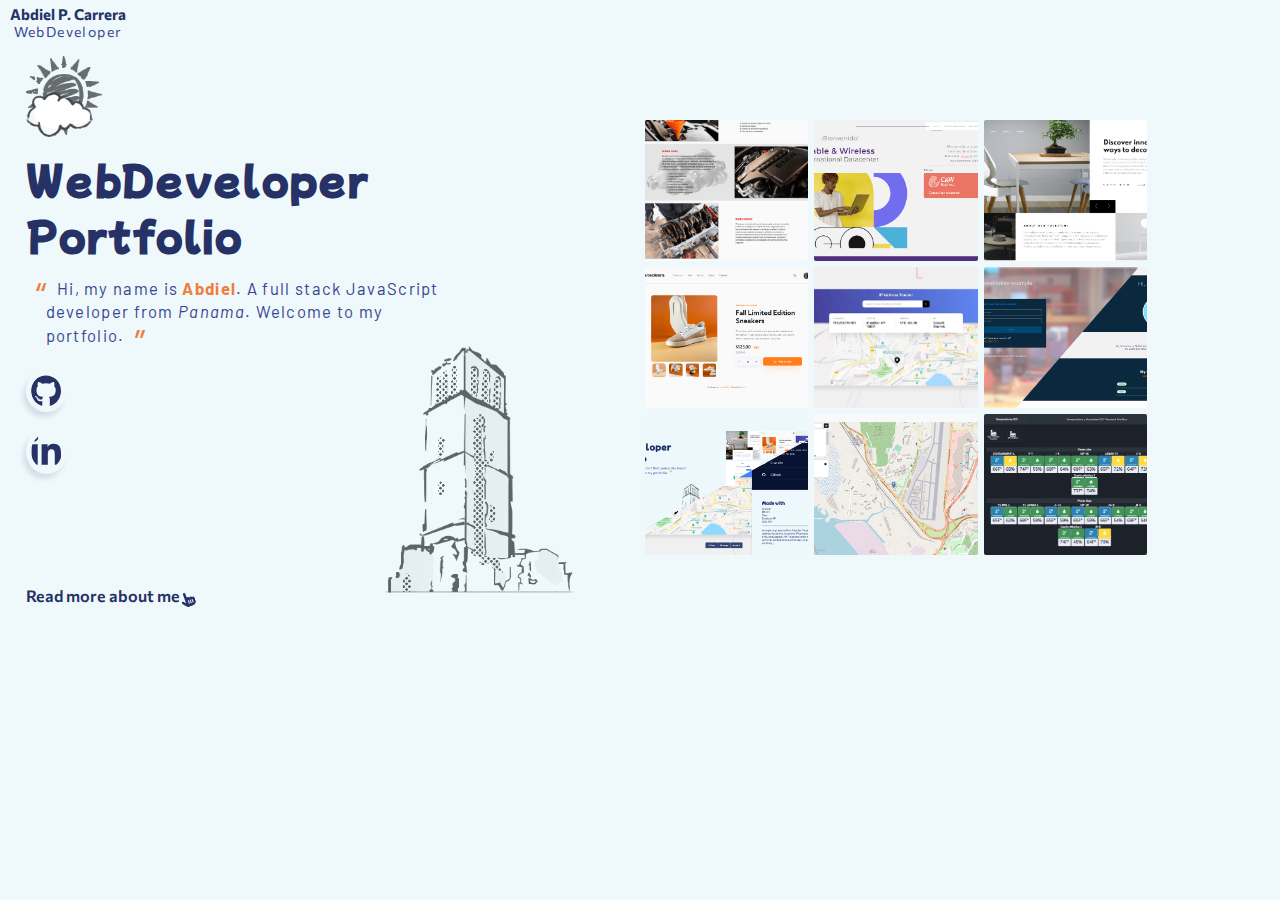
<file: index.html>
<!DOCTYPE html>
<html lang="en">

<head>
    <meta charset="UTF-8">
    <meta http-equiv="X-UA-Compatible" content="IE=edge">
    <meta name="viewport" content="width=device-width, initial-scale=1.0">
    <base href="index.html">
    <link rel="icon" type="image/x-icon" href="favicon.png">
    <link rel="stylesheet" href="https://cdnjs.cloudflare.com/ajax/libs/animate.css/4.1.1/animate.min.css" />
    <link rel="stylesheet" href="css/styles.css">
    <link rel="stylesheet" href="css/header.css">
    <link rel="stylesheet" href="css/main.css">
    <title>Abdiel P. Carrera - Portfolio</title>
</head>

<body>
    <header class="header animate__animated animate__fadeIn">
        <nav class="nav display-flex">
            <div class="div__title">
                <a class="title" href="/webdeveloper-portfolio/pages/aboutme.html">
                    Abdiel P. Carrera
                </a>
                <p class="subtitle">WebDeveloper</p>
            </div>
            <!-- <a class="a__aboutme" href="/portfolio/pages/aboutme.html">About me</a> -->
        </nav>
    </header>

    <!-- BELL TOWER IMG -->
    <img class="img__tower" src="assets/img/campanario.png" alt="Old Panama drawing">
    <!-- CLOUD IMG -->
    <img class="img__cloud" src="assets/img/Nube1.png" alt="Cloud drawing">
    
    <main class="main">
        <section class="presentation display-flex animate__animated animate__fadeIn">
            <!-- SUN IMG -->
            <img class="img__sun animate__animated animate__heartBeat animate__slower" src="assets/img/Sol.png" alt="Sun drawing">
            <h1 class="h1">WebDeveloper Portfolio</h1>
            <p class="paragraph__presentation quotation">Hi, my name is <strong class="color-secondary">Abdiel</strong>.
                A full stack JavaScript developer from <i>Panama</i>.
                Welcome to my portfolio.</p>
            <!-- <a href="https://twitter.com/Abdiel262" aria-labelledby="Twitter Abdiel262" target="_blank">
                <img class="link__img cursor-pointer shadows" src="assets/icons/twitter-brands.svg" alt="Twitter logo">
            </a> -->
            <a href="https://github.com/AbdielP" aria-labelled="Github AbdielP" target="_blank">
                <img class="link__img cursor-pointer shadows" src="assets/icons/github-brands.svg" alt="Github logo">
            </a>
            <a href="https://www.linkedin.com/in/abdielpinzoncarrera" aria-labelled="Linkedin Abdiel Pinzón Carrera" target="_blank">
                <img class="link__img cursor-pointer shadows" src="assets/icons/linkedin-in-brands.svg" alt="Linkedin logo">
            </a>
            <a class="link__aboutme" href="/webdeveloper-portfolio/pages/aboutme.html">Read more about me
                <img class="icon_mouse cursor-pointer" src="assets/icons/hand-pointer-solid.svg" alt="click">
            </a>
        </section>
        <section class="mywork display-flex animate__animated animate__bounceInDown">
            <div class="mywork__container" id="mywork_container">
                <!-- PROJECTS CARDS -->
            </div>
        </section>
    </main>
    <script src="javascript/services/services.js"></script>
    <script src="javascript/index.js"></script>
</body>

</html>
</file>
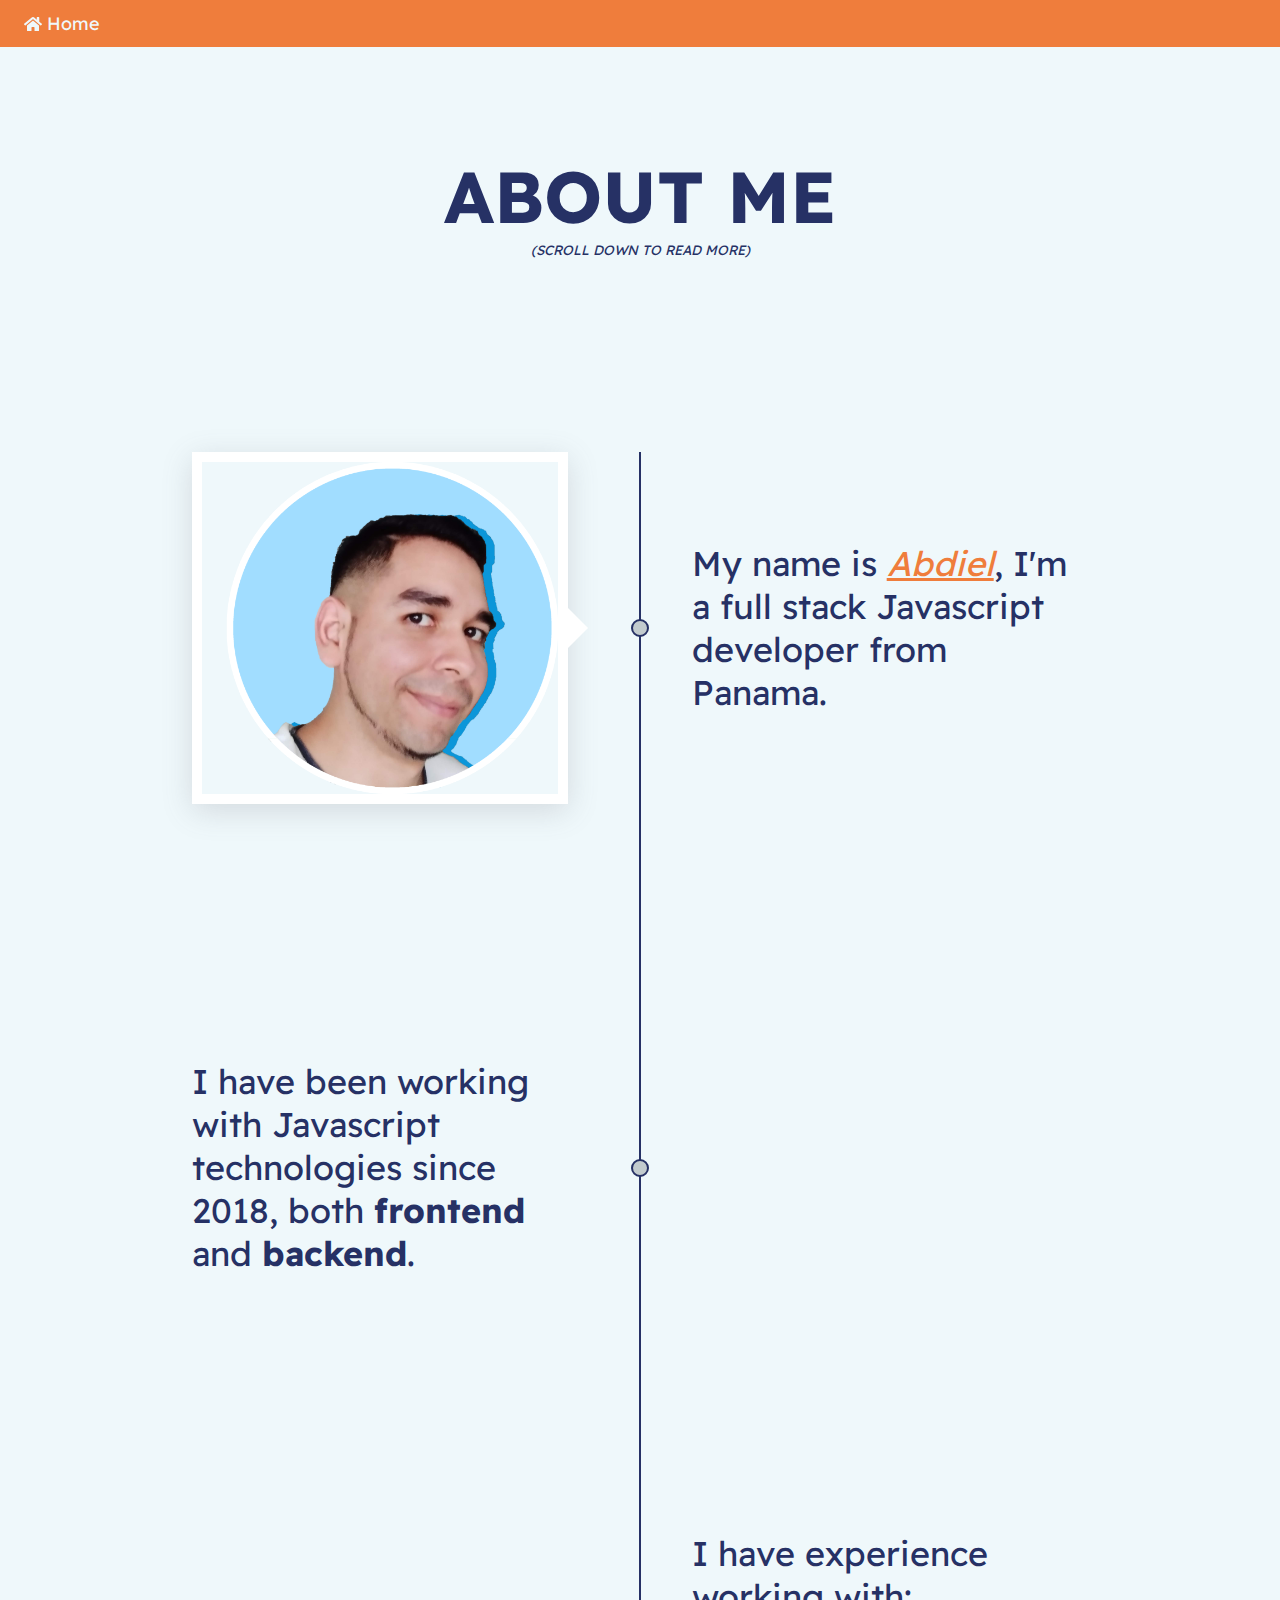
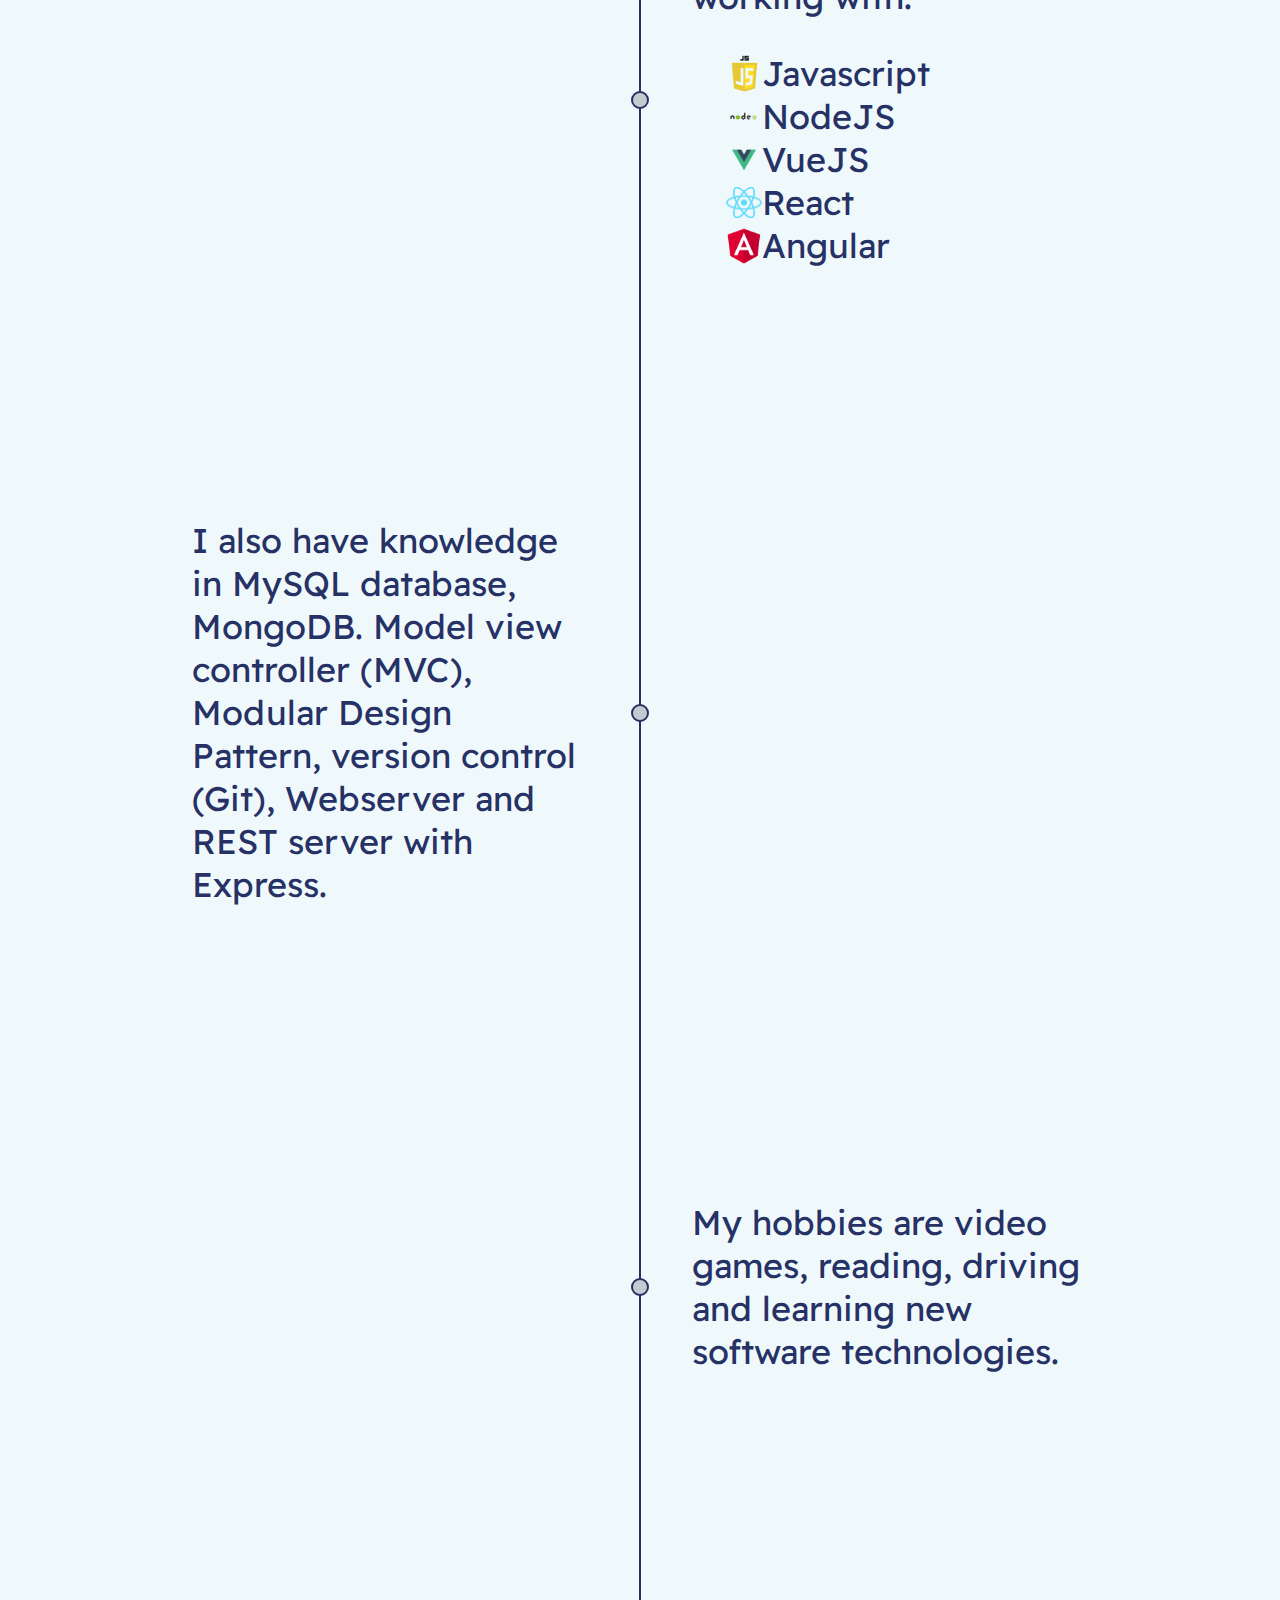
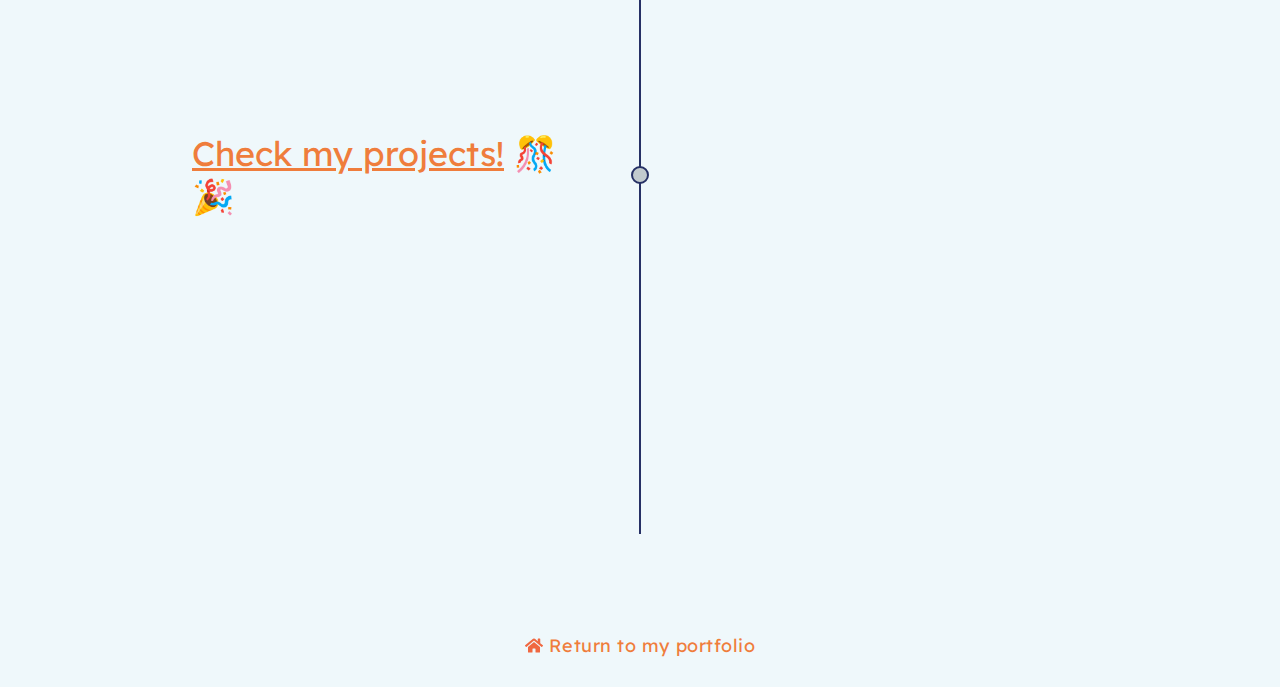
<file: pages/aboutme.html>
<!DOCTYPE html>
<html lang="en">
<head>
    <meta charset="UTF-8">
    <meta http-equiv="X-UA-Compatible" content="IE=edge">
    <meta name="viewport" content="width=device-width, initial-scale=1.0">
    <link rel="preconnect" href="https://fonts.googleapis.com">
	<link rel="preconnect" href="https://fonts.gstatic.com" crossorigin>
	<link href="https://fonts.googleapis.com/css2?family=Readex+Pro&display=swap" rel="stylesheet"> 

	<link href="https://unpkg.com/aos@2.3.1/dist/aos.css" rel="stylesheet">
    <link rel="icon" type="image/x-icon" href="../favicon.png">
    <link rel="stylesheet" href="../css/styles.css">
    <link rel="stylesheet" href="../css/pages/aboutme.css">
    <title>Abdiel P. Carrera - About me</title>
</head>
<body>
	<header class="header">
		<nav class="nav display-flex">
			<img class="nav__img" src="../assets/icons/home-solid.svg" alt="home icon">
			<a class="nav__a display-flex" href="/webdeveloper-portfolio">
				Home
			</a>
		</nav>
	</header>
    <div class="hero">
		<h1>About me</h1>
		<small class="small">(Scroll down to read more)</small>
	</div>
	<div class="container">
		<div class="evento">
			<div class="picture" data-aos="fade-up">
				<img src="../assets/aboutme_img/profile.png" alt="profile">
			</div>
			<h3 class="info">My name is <i><a class="link" href="https://twitter.com/Abdiel262">Abdiel</a></i>, I'm a full stack Javascript developer from Panama.</h3>
		</div>
		<div class="evento">
			<div class="picture" data-aos="fade-down">
				<img src="../assets/aboutme_img/code.png" alt="javascript">
			</div>
			<h3 class="info">I have been working with Javascript technologies since 2018, both <b>frontend</b> and <b>backend</b>.</h3>
		</div>
		<div class="evento">
			<div class="picture" data-aos="fade-left">
				<img src="../assets/aboutme_img/webdev.jpg" alt="coding">
			</div>
			<h3 class="info">I have experience working with:
                <ul title="technologies" class="list">
                    <li class="li display-flex"><img class="li__img" src="../assets/img/javascript.png" alt="js logo"> <p>Javascript</p></li>
                    <li class="li display-flex"><img class="li__img" src="../assets/img/nodejs.png" alt="node logo"> <p>NodeJS</p></li>
                    <li class="li display-flex"><img class="li__img" src="../assets/img/vue.png" alt="vue logo"> <p>VueJS</p></li>
                    <li class="li display-flex"><img class="li__img" src="../assets/img/react.png" alt="vue logo"> <p>React</p></li>
                    <li class="li display-flex"><img class="li__img" src="../assets/img/angular.png" alt="angular logo"> <p>Angular</p></li>
                </ul>
            </h3>
		</div>
		<div class="evento">
			<div class="picture" data-aos="fade-right">
				<img src="../assets/aboutme_img/node_express.png" alt="node_express">
			</div>
			<h3 class="info">I also have knowledge in MySQL database, MongoDB. Model view controller (MVC), Modular Design Pattern, version control (Git), Webserver and REST server with Express.</h3>
		</div>
		<div class="evento">
			<div class="picture" data-aos="fade-up">
				<img src="../assets/aboutme_img/driving.jpg" alt="hobbies">
			</div>
			<h3 class="info">My hobbies are video games, reading, driving and learning new software technologies.</h3>
		</div>
		<div class="evento">
			<div class="picture" data-aos="fade-up">
                <a href="https://abdielp.github.io/webdeveloper-portfolio/pages/portfolio.html?project=0">
                    <img src="../assets/img/portfolio.png" alt="portfolio">
                </a>
			</div>
			<h3 class="info"><a class="link" href="https://abdielp.github.io/webdeveloper-portfolio/pages/portfolio.html?project=0">Check my projects!</a> 🎊🎉</h3>
		</div>
	</div>
	<footer class="footer display-flex">
		<img class="footer__img" src="../assets/icons/home-solid.svg" alt="home icon">
		<a class="footer__a" href="/webdeveloper-portfolio">Return to my portfolio</a>
	</footer>

	<script src="https://unpkg.com/aos@2.3.1/dist/aos.js"></script>
	<script>
		AOS.init({
			duration: 1000,
			once: true
		});
	</script>
</body>
</html>
</file>
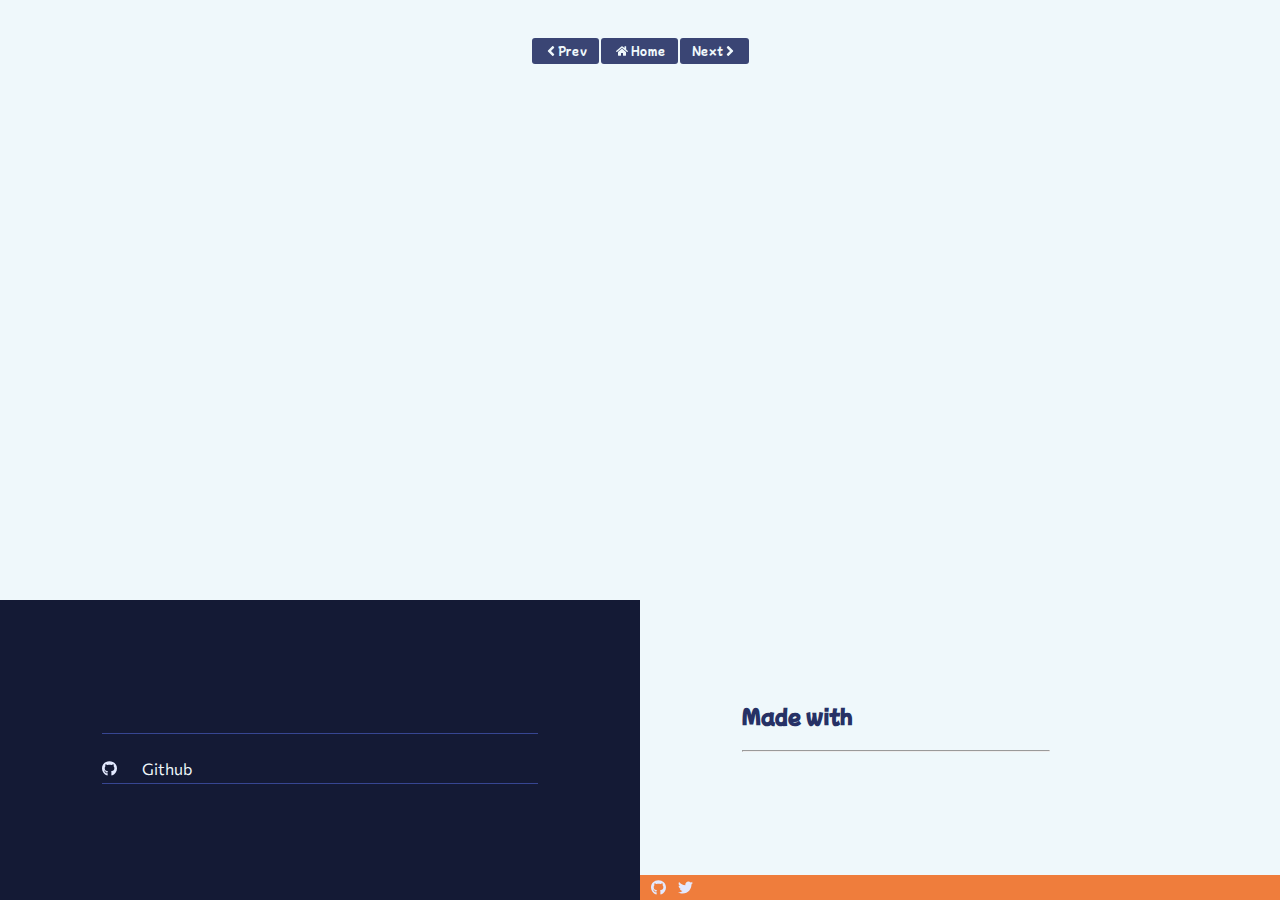
<file: pages/portfolio.html>
<!DOCTYPE html>
<html lang="en">

<head>
    <meta charset="UTF-8">
    <meta http-equiv="X-UA-Compatible" content="IE=edge">
    <meta name="viewport" content="width=device-width, initial-scale=1.0">
    <title>Abdiel P. Carrera - Portfolio</title>
    <link rel="stylesheet" href="https://cdnjs.cloudflare.com/ajax/libs/animate.css/4.1.1/animate.min.css" />
    <link rel="stylesheet" href="../css/styles.css">
    <link rel="stylesheet" href="../css/pages/portfolio.css">
    <link rel="icon" type="image/x-icon" href="../favicon.png">
</head>

<body>
    <main class="main">
        <!-- SECTION IMAGE -->
        <section class="section__image">
            <div class="container__btns display-flex animate__animated animate__backInUp">
                <button type="button" class="btn__slider display-flex cursor-pointer" id="btn_prev">
                    <img class="img__slider" src="../assets/icons/angle-left-solid.svg" alt="Angle left arrow icon">
                    Prev
                </button>
                <a href="../index.html" class="btn__slider display-flex cursor-pointer">
                    <img class="img__slider img__slider--width" src="../assets/icons/home-solid.svg" alt="Home icon">
                    Home</a>
                <button type="button" class="btn__slider display-flex cursor-pointer" id="btn_next">
                    Next
                    <img class="img__slider" src="../assets/icons/angle-right-solid.svg" alt="Angle right arrow icon">
                </button>
            </div>
            <div class="container__img animate__animated animate__fadeIn" id="container_image"></div>
        </section>

        <!-- SECTION TITLE  -->
        <section class="section__title">
            <h3 class="title" id="title"></h3>
            <p class="paragraph__info" id="paragraph_info"></p>
            <a class="a__info cursor-pointer" id="link_live" aria-labelledby="Live site"> </a>
            <a class="a__info cursor-pointer" id="link_github" aria-labelledby="Github Abdiel Pinzón" target="_blank">
                <img class="a__icon a__icon--github" src="../assets/icons/github-brands.svg" alt="Github logo icon">
                Github
            </a>
        </section>

        <!-- SECTION ABOUT  -->
        <section class="section__about display-flex">
            <div class="container__about display-flex">
                <div class="container__info">
                    <h4 class="h4">Made with</h4>
                    <ul class="list" id="list">
                        <!-- LIST -->
                    </ul>
                    <hr class="container__hr">
                    <p class="paragraph__description" id="info"></p>
                </div>
                <div class="div__container_images display-flex">
                    <div class="div__preview">
                        <img class="img__preview" id="img_preview" alt="Room homepage mobile">
                    </div>
                </div>
                <div class="container__techs" id="container_techs">
                    <!-- TECHNOLOGIES IMG'S -->
                </div>
            </div>
            <div class="container__social display-flex">
                <a class="link__social display-flex" href="https://github.com/AbdielP" target="__blank">
                    <img class="img__social" src="../assets/icons/github-brands.svg" alt="Github logo">
                </a>
                <a class="link__social display-flex" href="https://twitter.com/Abdiel262" target="__blank">
                    <img class="img__social" src="../assets/icons/twitter-brands.svg" alt="Twitter logo">
                </a>
            </div>
        </section>
    </main>
    <script src="../javascript/services/services.js"></script>
    <script src="../javascript/portfolio.js"></script>
</body>

</html>
</file>
<file: css/styles.css>
@import url('https://fonts.googleapis.com/css2?family=Commissioner:wght@400;600;700&family=Fraunces:wght@400;600;700&display=swap');
@import url('https://fonts.googleapis.com/css2?family=Barlow:wght@400;600;700;800&display=swap');
@import url('https://fonts.googleapis.com/css2?family=Mochiy+Pop+P+One&display=swap');
@import url('https://fonts.googleapis.com/css2?family=Readex+Pro&display=swap');

* {
    padding: 0;
    margin: 0;
    box-sizing: border-box;

    --font-fraunces: 'Fraunces', serif;
    --font-barlow: 'Barlow', sans-serif;
    --font-mochiy: 'Mochiy Pop P One', sans-serif;
    --font-comissioner: 'Commissioner', sans-serif;
    --font-readex: 'Readex Pro', sans-serif;
    
    --color-main: #263165;
    --color-green: #60955F;
    --color-main-dark: #141a35;
    --color-main-light: #374692;
    --color-secondary: #EF7D3C;
    --color-background: #EFF8FB;
    --color-background-darker: #c2cbce;
    --color-main-filter: invert(15%) sepia(35%) saturate(2611%) hue-rotate(210deg) brightness(92%) contrast(90%);
    
    --header-height: 50px;
    --header-height-desktop: 3vw;
}

body {
    width: 100%;
    /* height: 100vh; */
    font-size: 12px;
    color: var(--color-main);
    background: var(--color-background);
}

.display-flex {
    display: flex;
}

.flex-column {
    flex-direction: column;
}

.cursor-pointer {
    cursor: pointer;
}

.color-secondary {
    color: var(--color-secondary);
}

.shadows {
    box-shadow: -3px 5px 5px 0px rgba(0,0,0,0.13);
-webkit-box-shadow: -3px 5px 5px 0px rgba(0,0,0,0.13);
-moz-box-shadow: -3px 5px 5px 0px rgba(0,0,0,0.13);
    
}
</file>
<file: css/header.css>
.header {
    width: 100%;
    height: var(--header-height);
}

.nav {
    align-items: flex-start;
    padding: 5px;
    width: 100%;
    height: 100%;
    
}

.div__title {
    flex-direction: column;
    align-items: center;
    padding-right: 20px;
    padding-left: 5px;
}

.title {
    color: var(--color-main);
    font-family: var(--font-comissioner);
    font-weight: 700;
    font-size: 15px;
    text-decoration: none;
    transition: 0.3s ease-in-out;
}.title:hover {
    color: var(--color-main-light);
    /* font-size: 1.45em; */
    transform: scale(1.01);
}

.subtitle {
    color: var(--color-main-light);
    font-family: var(--font-comissioner);
    letter-spacing: 1.4px;
    font-size: 14px;
}

@media (min-width: 360px) {

    .div__title {
        display: flex;
    }
}

@media (min-width: 1300px) {
    .title {
        font-size: .9vw;
    }

    .subtitle {
        font-size: .8vw;
    }

    .header {
        height: var(--header-height-desktop);
    }

    .nav {
        padding: .5vw;
    }
}
</file>
<file: css/main.css>
/* DRAWINGS */
.img__tower {
  width: 100px;
  z-index: 0;
  right: 15%;
  top: 290px;
  opacity: .9;
  position: absolute;
}

.img__sun {
  width: 55px;
  z-index: 0;
  opacity: .85;
}

.img__cloud {
  left: 45px;
  top: 108px;
  width: 35px;
  z-index: 1;
  position: absolute;
}

/* END DRAWINGS */

.main {
  width: 100%;
  height: auto;
  display: grid;
  grid-template-columns: 1fr;
  grid-template-rows: auto auto;
}

.presentation,
.mywork {
  padding: 25px;
}

.presentation {
  flex-direction: column;
  align-items: flex-start;
}

.h1 {
  font-size: 20px;  
  margin-top: 15px;
  margin-bottom: 5px;
  letter-spacing: 2px;
  font-family: var(--font-mochiy);
}

.paragraph__presentation {
  font-size: 14px;
  max-width: 450px;
  letter-spacing: 1.3px;
  color: var(--color-main-light);
}

.quotation {
  padding: 10px 20px;
  line-height: 1.4;
  quotes: "\201C""\201D""\2018""\2019";
}

.quotation:before {
  content: open-quote;
  position: relative;
  display: inline;
  line-height: 0;
  left: -10px;
  height: 0;
  top: 15px;
  font-size: 2.3em;
  color: var(--color-secondary);
}
.quotation::after {
  content: close-quote;
  position: relative;
  display: inline;
  line-height: 0;
  height: 0;
  left: 10px;
  top: 15px;
  font-size: 2.3em;
  color: var(--color-secondary);
}

.link__img {
  width: 25px;
  padding: 2.5px;
  margin-top: 1.2vw;
  border-radius: 50%;
  transition: .8s ease-in-out;
  filter: var(--color-main-filter)
}.link__img:hover {
  transform: scale(1.09);
  filter: invert(25%) sepia(97%) saturate(483%) hue-rotate(194deg) brightness(92%) contrast(96%); 
}

.mywork {
  flex-direction: column;
  justify-content: center;
  align-items: center;
}

.mywork__container {
  width: 80%;
  height: 100%;
  margin: 45px 0;

  display: inline-grid;
  grid-template-columns: auto;
  grid-template-rows: 1fr;
  gap: 5px;
}

.mywork__hr {
  margin-top: 3px;
  width: 90%;
}

.card {
  flex-direction: column;
  overflow: hidden;
  border-radius: 2px;
  max-height: 160px;
  transition: 0.3s ease-in-out;
}.card:hover {
  transform: scale(1.03);
  box-shadow: -3px 5px 5px 0px rgba(0,0,0,0.13);
  -moz-box-shadow: -3px 5px 5px 0px rgba(0,0,0,0.13);
  -webkit-box-shadow: -3px 5px 5px 0px rgba(0,0,0,0.13);
}

.card__img {
  width: 100%;
  height: 100%;
  object-fit: cover;
}

.link__icons {
  margin-right: 4px;
  width: 11px;
  height: 11px;
  filter: invert(25%) sepia(3%) saturate(960%) hue-rotate(163deg)
    brightness(102%) contrast(84%);
  /* filter: invert(82%) sepia(33%) saturate(391%) hue-rotate(196deg) brightness(106%) contrast(103%); */
  /* filter: invert(65%) sepia(96%) saturate(338%) hue-rotate(357deg) brightness(93%) contrast(93%); */
}

.link__aboutme {
  position: relative;
  font-size: 1.2em;
  font-weight: 600;
  margin-top: 2em;
  text-decoration: none;
  color: var(--color-main);
  font-family: var(--font-comissioner);
  transition: 0.3s ease-in-out;
}

.link__aboutme:hover {
  transform: scale(1.01);
}

.icon_mouse {
  filter: var(--color-main-filter);
  transform: rotate(340deg);
  position: absolute;
  top: 6px;
  right: -11px;
  width: .8em;
}

@media (min-width: 360px) {
  .h1 {
    font-size: 6vw;
  }

  .paragraph__presentation {
    font-size: 3vw;
  }

  .mywork__container {
    grid-template-columns: repeat(2, 1fr);
  }

  .img__tower {
    top: 330px;
  }

  .link__img {
    margin-top: 20px;
  }

}

@media (min-width: 610px) {


  .paragraph__presentation {
    max-width: none;
  }

  .card {
    max-height: 30vw;
  }

  .link__img {
    margin-top: 1vw;
    padding: .4vw;
    width: 3.2vw;
  }.link__img:hover {
    transform: scale(1.09);
  }

  .img__tower {
    top: 280px;
  }
}

@media (min-width: 950px) {
  /* DRAWINGS */
  .img__tower {
    opacity: .85;
    width: 15vw;
    right: 55vw;
    top: 27vw;
  }

  .img__sun {
    width: 6vw;
    opacity: .8;
  }

  .img__cloud {
    top: 7.2vw;
    left: 2vw;
    right: 10vw;
    width: 5.2vw;
  }

  /* DRAWINGS */
  
  .presentation {
    padding: 0.5vw 2vw;
  }
  .h1 {
    font-size: 3vw;
  }
  .paragraph__presentation {
    font-family: var(--font-barlow);
    font-size: 1.3vw;
  }

  .main {
    grid-template-columns: 1fr 1.5fr;
    grid-template-rows: 100%;

  }

  .mywork__container {
    height: auto;
    width: 60%;
    gap: 1vw;
  }

  .card {
    width: 100%;
    height: 11vw;
  }

  .link__aboutme {
    margin-top: 12vh;
    font-size: 1.8vh;
  }

  .icon_mouse {
    width: 1.5vh;
    /* top: .4em; */
    right: -0.9em;
  }
}

@media (min-width: 1200px) {
  .mywork__container {
    grid-template-columns: repeat(3, 1fr);
    grid-template-rows: auto;
    height: auto;
    width: 70%;
    gap: .5vw;
  }
}
</file>
<file: css/pages/aboutme.css>
body {
    font-family: var(--font-readex);
}

.header {
	background: var(--color-secondary);
	padding: 1.2em;
}

.nav {
	margin: auto 1.4em;
}

.nav__a {
	font-size: 1.2em;
	align-items: center;
	text-decoration: none;
	color: var(--color-background);
	border-bottom: 1px solid transparent;
}

.nav__a:hover {
	transition: .3s ease-in-out;
	border-bottom: 1px solid var(--color-background);
}

.nav__img {
	width: 1em;
	margin-right: .2em;
}

.hero {
	display: flex;
	flex-direction: column;
	align-items: center;
	justify-content: center;
	min-height: 35vh;
	font-size: 1.3em;
	text-transform: uppercase;
}

.small {
	font-size: initial;
	font-style: italic;
}

.container {
	margin: 20px;
	display: flex;
	flex-direction: column;
	position: relative;
    
}

.container::after {
	content: "";
	width: 2px;
	height: 100%;
	background: var(--color-main);
	position: absolute;
	top: 0;
	left: calc(50% - 1px);
	z-index: 1;
}

.evento {
	display: flex;
	justify-content: space-between;
    align-items: center;
	margin-bottom: 100px;
	position: relative;
}

.evento::after {
	content: "";
	display: block;
	width: 14px;
	height: 14px;
	border-radius: 100px;
	background: var(--color-background-darker);
	border: 2px solid var(--color-main);
	position: absolute;
	z-index: 2;
	top: calc(50% - 9px);
	left: calc(50% - 9px);
}

.info {
	padding: 5px;
	width: calc(42% + 20px);
	font-size: 1em;
	font-weight: normal;
}

.picture {
	width: 42%;
	border: 10px solid #fff;
	position: relative;
	box-shadow: rgba(100, 100, 111, 0.2) 0px 7px 29px 0px;
}

.picture::after {
	content: "";
	display: block;
	border: 20px solid transparent;
	border-left: 20px solid #fff;
	position: absolute;
	right: -50px;
	top: calc(50% - 20px);
}

.picture img {
	width: 100%;
	vertical-align: top;
}

.evento:nth-child(even) {
	flex-direction: row-reverse;
}

.evento:nth-child(even) .info {
	justify-content: end;
}

.evento:nth-child(even) .picture::after {
	content: "";
	border: 20px solid transparent;
	border-right: 20px solid #fff;
	right: initial;
	left: -50px;
}

.list {
    margin-top: 1em;
    margin-left: 1em;
}

.li {
	align-items: center;
}

.li__img {
	/* AQUI!!!!!!!!!!!!!!!!!!!!!!!!!!!!!!!!!!! */
	width: 30px; 
}

.link {
    color: var(--color-secondary);
}

.footer {
	margin: 100px auto 30px;
	justify-content: center;
}

.footer__img {
	width: 1.5em;
	filter: invert(55%) sepia(88%) saturate(937%) hue-rotate(335deg) brightness(98%) contrast(92%);
	margin-right: .5em;
}

.footer__a {
	font-size: 1.5em;
	letter-spacing: .03em;
	text-decoration: none;
	color: var(--color-secondary);
}

.footer__a:hover {
	text-decoration: underline;
}

@media (min-width: 750px) {
	.header {
		padding: 1.3vh;
	}

	.nav {
		margin: auto 1.4vh;
	}

	.nav__a {
		font-size: 2vh;
	}

	.nav__img {
		width: 2vh;
		margin-right: .5vh;
	}

	.hero {
		font-size: 3em;
	}

	.container {
		width: 70%;
		max-width: 3500px;
		margin: 10vh auto;
	}

	.evento {
		margin-bottom: 28vh;
	}

	.info {
		font-size: 2.4em;
		padding: 0;
	}
}

@media (min-width: 1200px) {
	.hero {
		font-size: 4vh;
	}

	.small {
		font-size: 1.5vh;
	}
	
	.info {
		font-size: 3.8vh;
	}

	.li__img {
		width: 4vh;
	}
}
</file>
<file: css/pages/portfolio.css>
.main {
  width: 100%;
  height: 100vh;
  margin: auto;
  display: grid;
  grid-template-columns: 1fr;
  grid-template-rows: auto auto 1fr;
}

.section_image {
  width: 100%;
  height: auto;
  position: relative;
}

.container__img {
  width: 100%;
  height: 300px;
  background-size: cover;
  background-repeat: no-repeat;
  /* background-attachment: fixed; */
  background-position: center;
}

.container__btns {
  top: 3vw;
  z-index: 2;
  width: 100%;
  position: fixed;
  justify-content: center;
}.btn__slider {
  width: auto;
  opacity: .9;
  font-size: 10px;
  margin: 0 1px;
  padding: 5px 12px;
  text-decoration: none;
  border-radius: 3px;
  border: none;
  background: var(--color-main);
  
  font-family: var(--font-mochiy);
  color: var(--color-background);
}.img__slider {
  margin: 0 3px;
  width: 8px;
}.img__slider--width {
  width: 12px;
}.btn__slider:hover {
  transition: 0.2s ease-in;
  background: var(--color-main-light);
  transform: scale(1.02);
  opacity: 1;
}

/* SECTION TITLE */

.section__title {
  padding: 8vw;
  background: var(--color-main-dark);
  font-family: var(--font-comissioner);
}

.title {
  font-size: 1.5rem;
  color: var(--color-background);
  font-family: var(--font-mochiy);
}
.paragraph__info {
  line-height: 1.6;
  margin: 15px 0 20px 0;
  letter-spacing: 1.2px;
  color: var(--color-background);
}

.paragraph__info {
  text-align: justify;
}

.a__info,
.a__info--nolivesite {
  display: flex;
  font-size: 1rem;
  margin-top: 2vw;
  padding-bottom: 5px;
  align-items: center;
  text-decoration: none;
  color: var(--color-background);
  font-family: var(--fount-fraunces);
  /* background: red; */
}
.a__info {
  border-bottom: 1px solid var(--color-main-light);
}
.a__info:hover {
  color: var(--color-background-darker);
  border-bottom: 1px solid var(--color-background-darker);
  transition: 0.2s ease-in-out;
  /* transform: scale(0.99); */
}

.a__info:nth-child(3) {
  margin-bottom: 15px;
}

.a__icon {
  width: 14px;
  margin-right: 2vw;
  filter: invert(87%) sepia(25%) saturate(657%) hue-rotate(189deg)
    brightness(103%) contrast(105%);
}

.a__icon--github {
  width: 14.5px;
}

/* SECTION TITLE END */

/* SECTION ABOUT */
.section__about {
  width: 100%;
  height: auto;
  flex-direction: column;
}

.container__info {
  padding: 8vw;
  font-family: var(--font-comissioner);
}

.container__info {
  width: 60%;
  height: auto;
}

.container__hr {
  margin: 20px 0;
}

.h4 {
  font-family: var(--font-mochiy);
  font-size: 1.2rem;
  margin-bottom: 10px;
}

.list {
  list-style: none;
  /* CORRIGIENDO LOS PADDING ADAPTABLES */
}

.div__container_images {
  align-items: center;
  justify-content: center;
  width: 50%;
  height: auto;
}

.container__techs {
  display: none;
}

.div__preview {
  margin: 15px 0;
  width: 50%;
  min-height: 200px;
  height: 50vw;
  overflow: auto;
}

.img__preview {
  min-height: 200px;
  width: 100%;
}
/* SECTION ABOUT END */

/* FOOTER */

.container__social {
  padding: 5px;
  background-color: var(--color-secondary);
}

.link__social {
  margin: 0 6px;
  align-items: center;
  justify-content: center;
}

.img__social {
  width: 15px;
  filter: invert(87%) sepia(25%) saturate(657%) hue-rotate(189deg)
    brightness(103%) contrast(105%);
}

@media (min-width: 800px) {

  .main {
    grid-template-columns: repeat(2, 1fr);
    grid-template-rows: 1fr 1fr;
  }

  .section__image {
    grid-row-start: 1;
    grid-column-start: 1;
 
    grid-row-end: 3;
    grid-column-end: 3;
  }

  .container__img {
    height: 100%;
  }

  .div__container_images {
    display: none;
  }

  .container__techs {
    width: 20%;
    height: 100%;
    display: flex;
    align-items: center;
    flex-direction: column;
    justify-content: center;
  }

  .section__about {
    height: 100%;
    justify-content: space-between;
  }

  .container__info {
    width: 80%;
  }


  .img__techs {
    width: 3vw;
    margin: 0.5vw;
  }
  
}

@media (min-width: 1300px) {
  .main {
    grid-template-columns: 1.5fr 1fr;
    grid-template-rows: auto auto;
  }

  .section__image {
    grid-row-start: 1;
    grid-column-start: 1;

    grid-row-end: 3;
    grid-column-end: 2;
  }

  .container__img {
    height: 100%;
    /* transition: transform 1s; */
  }

  .container__btns {
    top: initial;
    width: auto;
    position: absolute;
    bottom: 2.5vw;
    left: 42%;
    padding: .1vw;
  }.btn__slider {
    font-size: .7vw;
    margin: 0 .03vw;
    padding: .5vw .8vw;
    align-items: center;
    justify-content: center;
    border-radius: 5px;

    box-shadow: -5px 5px 5px 0px rgba(0,0,0,0.1);
    -webkit-box-shadow: -5px 5px 5px 0px rgba(0,0,0,0.1);
    -moz-box-shadow: -5px 5px 5px 0px rgba(0,0,0,0.1);
  }.img__slider {
    margin: 0 .2vw;
    width: .6vw;
  }.img__slider--width {
    width: .8vw;
  }.btn__slider:hover {
    box-shadow: none;
  }

  .section__title,
  .section__about {
    z-index: 1;
    box-shadow: -2px 0px 10px 0px rgba(38,41,101,0.1);
    -webkit-box-shadow: -2px 0px 10px 0px rgba(38,41,101,0.1);
    -moz-box-shadow: -2px 0px 10px 0px rgba(38,41,101,0.1);
  }

  .title {
    font-size: 2vw;
  }

  .paragraph__info {
    font-size: 0.9vw;
    margin: 1.5vw 0 2vw 0;
    letter-spacing: 0.13vw;
  }

  .container__info,
  .section__title {
    padding: 4vw;
  }
  
  .container__info {
    font-size: 1vw;
  }

  .a__icon {
    width: 1.3vw;
  }
  .a__info {
    font-size: 1.3vw;
    padding-bottom: 1vw;
  }

  .list {
    margin: 0.5vw 0;
  }

  .container__hr {
    margin: 1vw 0;
  }

  .h4 {
    font-size: 1.5vw;
  }

  .container__social {
    display: none;
  }

}
</file>
